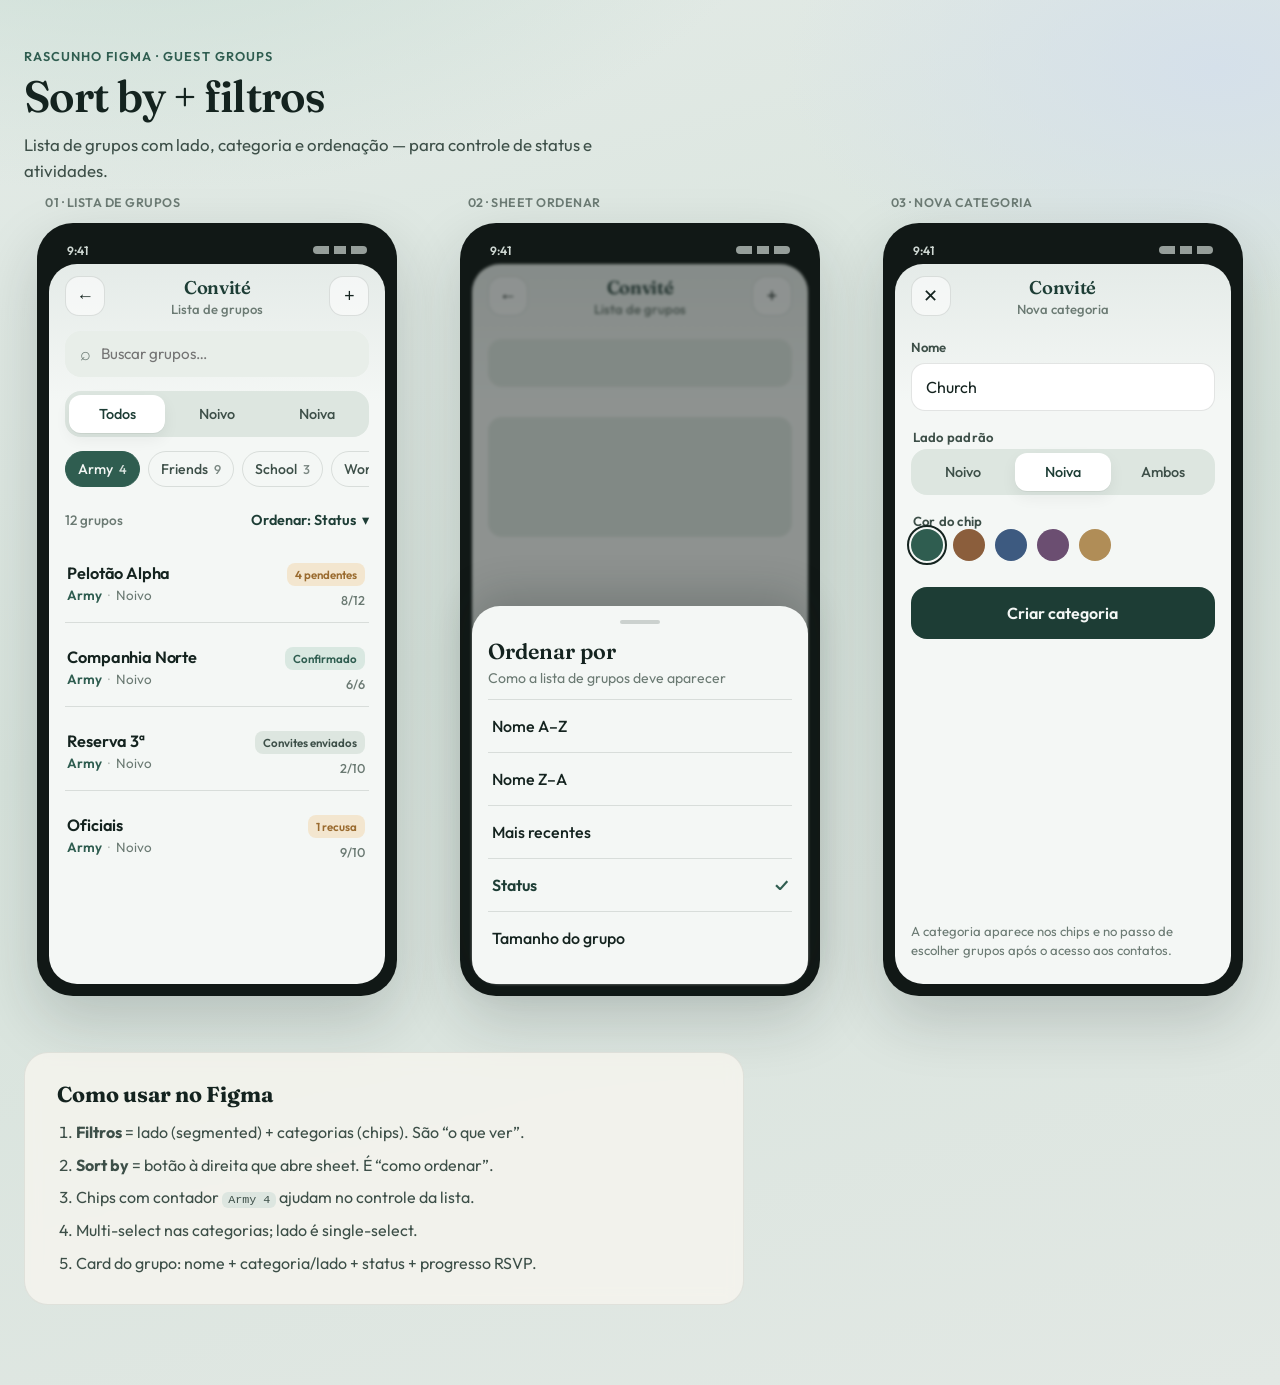
<file: drafts/sort-by/index.html>
<!DOCTYPE html>
<html lang="pt-BR">
<head>
  <meta charset="UTF-8" />
  <meta name="viewport" content="width=device-width, initial-scale=1" />
  <title>Rascunho — Sort by / Filtros de Convidados</title>
  <link rel="preconnect" href="https://fonts.googleapis.com" />
  <link rel="preconnect" href="https://fonts.gstatic.com" crossorigin />
  <link href="https://fonts.googleapis.com/css2?family=Fraunces:opsz,wght@9..144,500;9..144,600&family=Outfit:wght@400;500;600&display=swap" rel="stylesheet" />
  <link rel="stylesheet" href="./styles.css" />
</head>
<body>
  <main class="board">
    <header class="board-header">
      <p class="eyebrow">Rascunho Figma · Guest groups</p>
      <h1>Sort by + filtros</h1>
      <p class="lede">Lista de grupos com lado, categoria e ordenação — para controle de status e atividades.</p>
    </header>

    <section class="frames" aria-label="Telas do rascunho">
      <!-- SCREEN 1: Lista -->
      <article class="phone" data-label="01 · Lista de grupos">
        <div class="phone-chrome">
          <span class="time">9:41</span>
          <span class="status-dots" aria-hidden="true"></span>
        </div>

        <div class="screen">
          <header class="app-top">
            <button class="icon-btn" type="button" aria-label="Voltar">←</button>
            <div class="app-titles">
              <p class="brand">Convité</p>
              <h2>Lista de grupos</h2>
            </div>
            <button class="icon-btn" type="button" aria-label="Adicionar">+</button>
          </header>

          <label class="search">
            <span class="search-icon" aria-hidden="true">⌕</span>
            <input type="search" placeholder="Buscar grupos…" value="" />
          </label>

          <div class="side-toggle" role="tablist" aria-label="Lado">
            <button class="side is-active" type="button" role="tab" aria-selected="true">Todos</button>
            <button class="side" type="button" role="tab" aria-selected="false">Noivo</button>
            <button class="side" type="button" role="tab" aria-selected="false">Noiva</button>
          </div>

          <div class="chips-row" aria-label="Categorias">
            <button class="chip is-active" type="button">Army <em>4</em></button>
            <button class="chip" type="button">Friends <em>9</em></button>
            <button class="chip" type="button">School <em>3</em></button>
            <button class="chip" type="button">Work <em>5</em></button>
            <button class="chip" type="button">Family <em>11</em></button>
            <button class="chip chip-add" type="button">+ Nova</button>
          </div>

          <div class="sort-bar">
            <p class="results">12 grupos</p>
            <button class="sort-trigger" type="button" id="open-sort" aria-haspopup="dialog">
              Ordenar: Status
              <span aria-hidden="true">▾</span>
            </button>
          </div>

          <ul class="group-list">
            <li class="group-item">
              <div class="group-meta">
                <h3>Pelotão Alpha</h3>
                <p><span class="tag">Army</span><span class="dot">·</span><span>Noivo</span></p>
              </div>
              <div class="group-status">
                <span class="pill warn">4 pendentes</span>
                <span class="count">8/12</span>
              </div>
            </li>
            <li class="group-item">
              <div class="group-meta">
                <h3>Companhia Norte</h3>
                <p><span class="tag">Army</span><span class="dot">·</span><span>Noivo</span></p>
              </div>
              <div class="group-status">
                <span class="pill ok">Confirmado</span>
                <span class="count">6/6</span>
              </div>
            </li>
            <li class="group-item">
              <div class="group-meta">
                <h3>Reserva 3ª</h3>
                <p><span class="tag">Army</span><span class="dot">·</span><span>Noivo</span></p>
              </div>
              <div class="group-status">
                <span class="pill muted">Convites enviados</span>
                <span class="count">2/10</span>
              </div>
            </li>
            <li class="group-item">
              <div class="group-meta">
                <h3>Oficiais</h3>
                <p><span class="tag">Army</span><span class="dot">·</span><span>Noivo</span></p>
              </div>
              <div class="group-status">
                <span class="pill warn">1 recusa</span>
                <span class="count">9/10</span>
              </div>
            </li>
          </ul>
        </div>
      </article>

      <!-- SCREEN 2: Sort sheet -->
      <article class="phone phone-dim" data-label="02 · Sheet Ordenar">
        <div class="phone-chrome">
          <span class="time">9:41</span>
          <span class="status-dots" aria-hidden="true"></span>
        </div>

        <div class="screen screen-blur">
          <header class="app-top">
            <button class="icon-btn" type="button" aria-label="Voltar">←</button>
            <div class="app-titles">
              <p class="brand">Convité</p>
              <h2>Lista de grupos</h2>
            </div>
            <button class="icon-btn" type="button" aria-label="Adicionar">+</button>
          </header>
          <div class="ghost-block"></div>
          <div class="ghost-block short"></div>
        </div>

        <div class="sheet" role="dialog" aria-label="Ordenar por">
          <div class="sheet-handle" aria-hidden="true"></div>
          <header class="sheet-head">
            <h2>Ordenar por</h2>
            <p>Como a lista de grupos deve aparecer</p>
          </header>
          <ul class="sort-options">
            <li>
              <button type="button" class="sort-option">
                <span>Nome A–Z</span>
              </button>
            </li>
            <li>
              <button type="button" class="sort-option">
                <span>Nome Z–A</span>
              </button>
            </li>
            <li>
              <button type="button" class="sort-option">
                <span>Mais recentes</span>
              </button>
            </li>
            <li>
              <button type="button" class="sort-option is-selected">
                <span>Status</span>
                <span class="check" aria-hidden="true">✓</span>
              </button>
            </li>
            <li>
              <button type="button" class="sort-option">
                <span>Tamanho do grupo</span>
              </button>
            </li>
          </ul>
        </div>
      </article>

      <!-- SCREEN 3: Nova categoria -->
      <article class="phone" data-label="03 · Nova categoria">
        <div class="phone-chrome">
          <span class="time">9:41</span>
          <span class="status-dots" aria-hidden="true"></span>
        </div>

        <div class="screen">
          <header class="app-top">
            <button class="icon-btn" type="button" aria-label="Fechar">✕</button>
            <div class="app-titles">
              <p class="brand">Convité</p>
              <h2>Nova categoria</h2>
            </div>
            <span class="icon-btn ghost"></span>
          </header>

          <form class="new-cat" onsubmit="return false">
            <label>
              <span>Nome</span>
              <input type="text" value="Church" placeholder="Ex.: Vizinhos, Igreja…" />
            </label>

            <fieldset>
              <legend>Lado padrão</legend>
              <div class="side-toggle compact">
                <button class="side" type="button">Noivo</button>
                <button class="side is-active" type="button">Noiva</button>
                <button class="side" type="button">Ambos</button>
              </div>
            </fieldset>

            <fieldset>
              <legend>Cor do chip</legend>
              <div class="swatches" role="listbox" aria-label="Cores">
                <button class="swatch is-active" type="button" style="--sw:#2F5D50" aria-label="Verde"></button>
                <button class="swatch" type="button" style="--sw:#8B5E3C" aria-label="Terra"></button>
                <button class="swatch" type="button" style="--sw:#3D5A80" aria-label="Azul"></button>
                <button class="swatch" type="button" style="--sw:#6B4E71" aria-label="Ameixa"></button>
                <button class="swatch" type="button" style="--sw:#B08D57" aria-label="Ouro"></button>
              </div>
            </fieldset>

            <button class="cta" type="button">Criar categoria</button>
          </form>

          <p class="hint">A categoria aparece nos chips e no passo de escolher grupos após o acesso aos contatos.</p>
        </div>
      </article>
    </section>

    <aside class="notes">
      <h2>Como usar no Figma</h2>
      <ol>
        <li><strong>Filtros</strong> = lado (segmented) + categorias (chips). São “o que ver”.</li>
        <li><strong>Sort by</strong> = botão à direita que abre sheet. É “como ordenar”.</li>
        <li>Chips com contador <code>Army 4</code> ajudam no controle da lista.</li>
        <li>Multi-select nas categorias; lado é single-select.</li>
        <li>Card do grupo: nome + categoria/lado + status + progresso RSVP.</li>
      </ol>
    </aside>
  </main>

  <!-- Interactive overlay for demo -->
  <div class="overlay hidden" id="sort-overlay" aria-hidden="true">
    <div class="sheet live-sheet" role="dialog" aria-modal="true" aria-label="Ordenar por">
      <div class="sheet-handle"></div>
      <header class="sheet-head">
        <h2>Ordenar por</h2>
        <p>Como a lista de grupos deve aparecer</p>
      </header>
      <ul class="sort-options" id="live-sort-options">
        <li><button type="button" class="sort-option" data-value="Nome A–Z"><span>Nome A–Z</span></button></li>
        <li><button type="button" class="sort-option" data-value="Nome Z–A"><span>Nome Z–A</span></button></li>
        <li><button type="button" class="sort-option" data-value="Mais recentes"><span>Mais recentes</span></button></li>
        <li><button type="button" class="sort-option is-selected" data-value="Status"><span>Status</span><span class="check">✓</span></button></li>
        <li><button type="button" class="sort-option" data-value="Tamanho do grupo"><span>Tamanho do grupo</span></button></li>
      </ul>
    </div>
  </div>

  <script src="./script.js"></script>
</body>
</html>
</file>
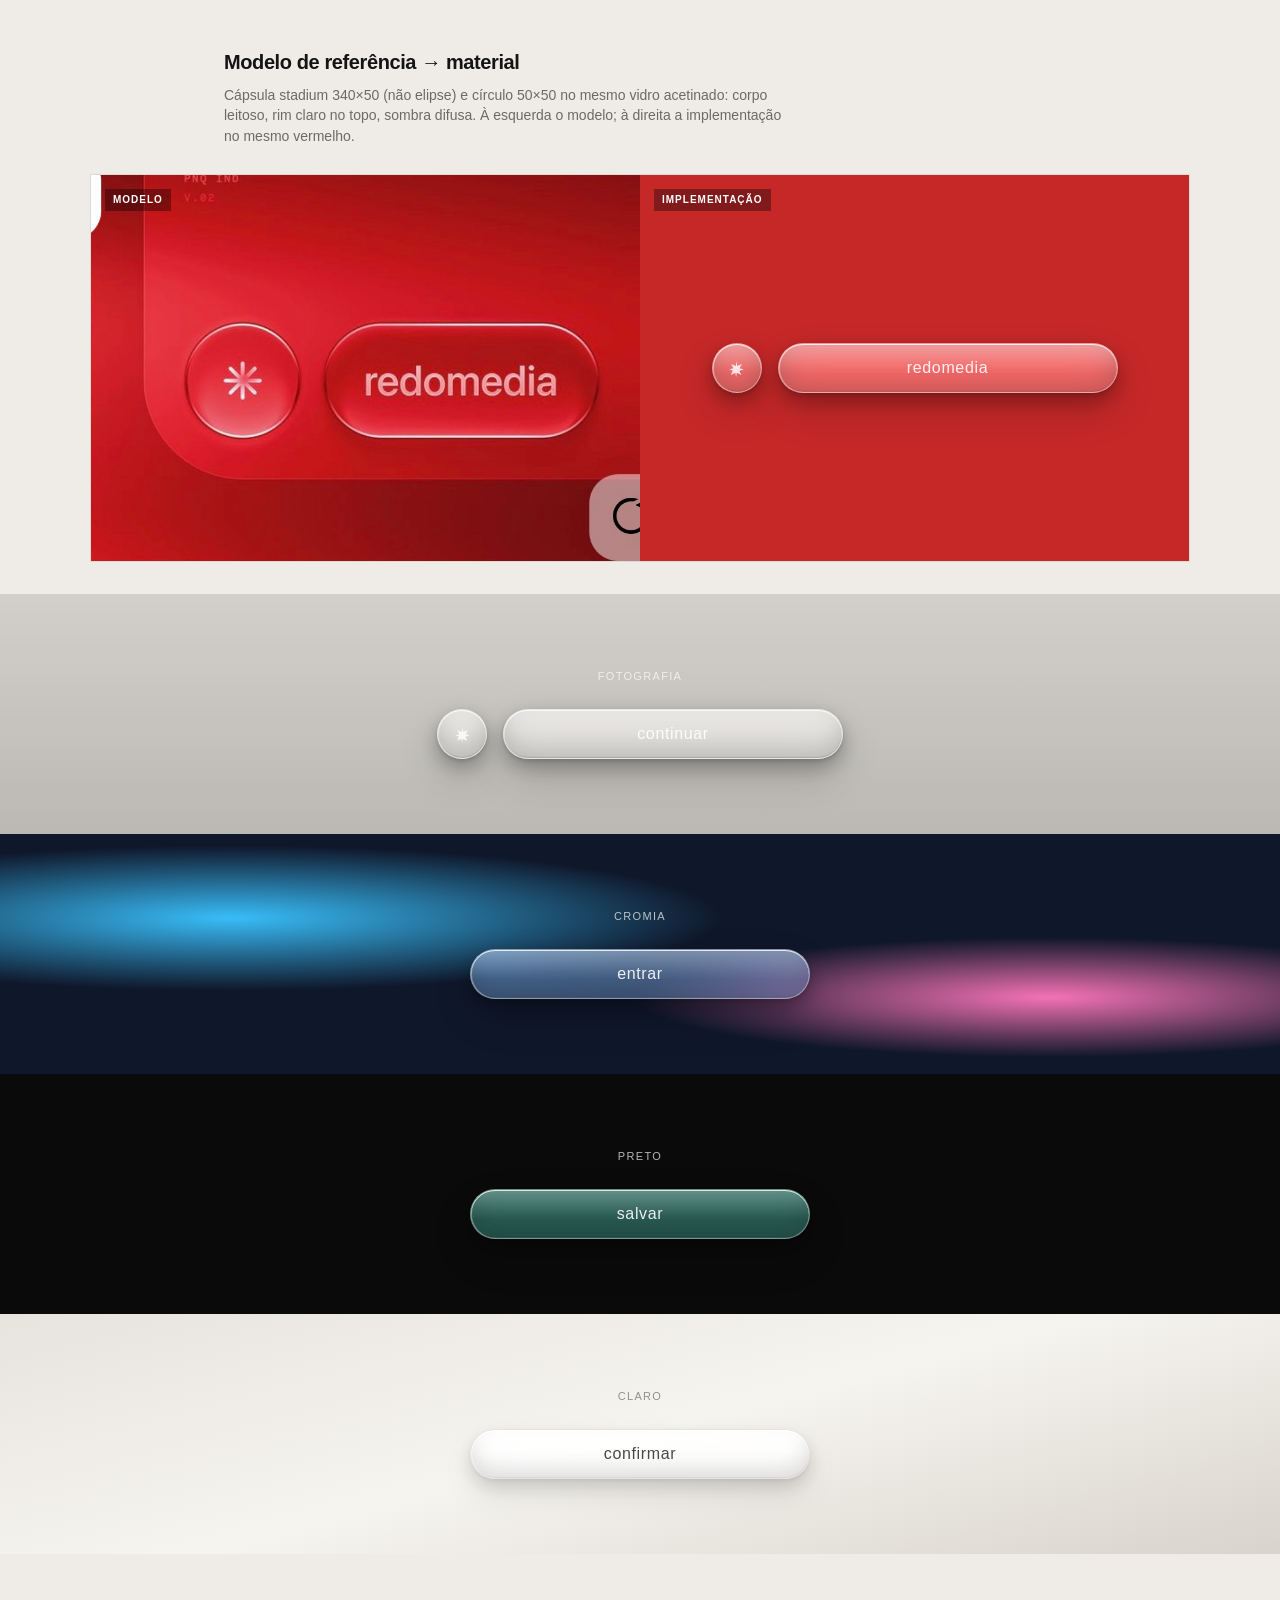
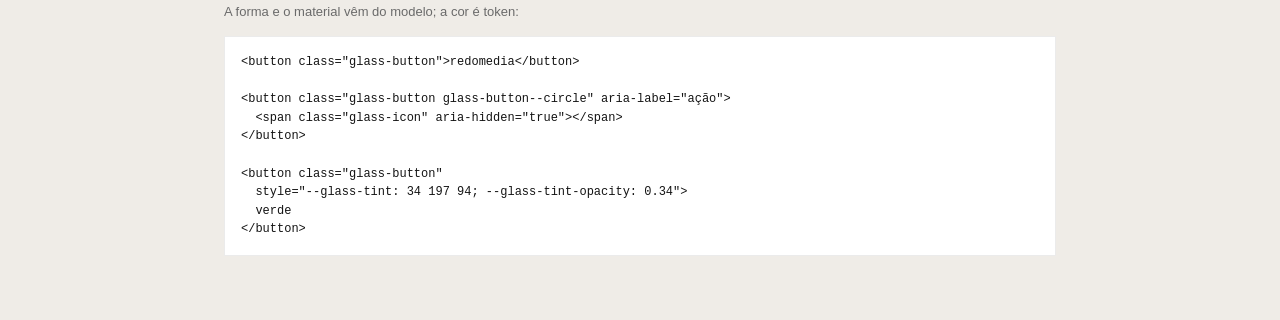
<file: demo/glass-button.html>
<!DOCTYPE html>
<html lang="pt-BR">
<head>
  <meta charset="UTF-8" />
  <meta name="viewport" content="width=device-width, initial-scale=1, viewport-fit=cover" />
  <title>Glass Button — modelo</title>
  <link rel="stylesheet" href="../css/glass-button.css" />
  <style>
    :root {
      --ink: #141414;
      --mute: #6a6a6a;
      --paper: #efece7;
      --ref-red: #c62828;
    }

    *,
    *::before,
    *::after {
      box-sizing: border-box;
    }

    body {
      margin: 0;
      color: var(--ink);
      background: var(--paper);
      font-family: "Helvetica Neue", Helvetica, Arial, sans-serif;
      font-size: 14px;
      line-height: 1.45;
      -webkit-font-smoothing: antialiased;
    }

    header {
      max-width: 880px;
      margin: 0 auto;
      padding: 48px 24px 28px;
    }

    header h1 {
      margin: 0 0 8px;
      font-size: 20px;
      font-weight: 600;
      letter-spacing: -0.02em;
    }

    header p {
      margin: 0;
      max-width: 40em;
      color: var(--mute);
    }

    .compare {
      display: grid;
      grid-template-columns: 1fr 1fr;
      gap: 0;
      max-width: 1100px;
      margin: 0 auto 32px;
      border: 1px solid rgb(0 0 0 / 0.08);
      overflow: hidden;
    }

    @media (max-width: 720px) {
      .compare {
        grid-template-columns: 1fr;
      }
    }

    .compare__pane {
      position: relative;
      min-height: 320px;
      display: flex;
      flex-direction: column;
      align-items: center;
      justify-content: center;
      gap: 20px;
      padding: 36px 20px;
      background: var(--ref-red);
    }

    .compare__pane--ref {
      padding: 0;
      background: #111;
    }

    .compare__pane--ref img {
      display: block;
      width: 100%;
      height: 100%;
      min-height: 320px;
      object-fit: cover;
    }

    .compare__label {
      position: absolute;
      top: 14px;
      left: 14px;
      margin: 0;
      padding: 4px 8px;
      font-size: 10px;
      font-weight: 600;
      letter-spacing: 0.1em;
      text-transform: uppercase;
      color: #fff;
      background: rgb(0 0 0 / 0.35);
    }

    .row {
      display: flex;
      align-items: center;
      gap: 16px;
    }

    .board .field {
      display: flex;
      flex-direction: column;
      align-items: center;
      justify-content: center;
      gap: 24px;
      min-height: 240px;
      padding: 40px 20px;
    }

    .field__meta {
      margin: 0;
      font-size: 11px;
      font-weight: 500;
      letter-spacing: 0.12em;
      text-transform: uppercase;
      color: rgb(255 255 255 / 0.7);
    }

    .field--photo {
      background:
        linear-gradient(180deg, rgb(0 0 0 / 0.12), rgb(0 0 0 / 0.22)),
        url("https://images.unsplash.com/photo-1506905925346-21bda4d32df4?w=1600&q=80")
          center / cover no-repeat;
    }

    .field--chroma {
      background:
        radial-gradient(ellipse 70% 55% at 18% 35%, #38bdf8, transparent 55%),
        radial-gradient(ellipse 65% 50% at 82% 68%, #f472b6, transparent 50%),
        #0f172a;
    }

    .field--ink {
      background: #0a0a0a;
    }

    .field--light {
      background: linear-gradient(165deg, #e7e4de, #f6f4ef 50%, #d8d4cc);
    }

    .field--light .field__meta {
      color: rgb(0 0 0 / 0.4);
    }

    footer {
      max-width: 880px;
      margin: 0 auto;
      padding: 36px 24px 64px;
      color: var(--mute);
      font-size: 13px;
    }

    footer pre {
      margin: 14px 0 0;
      padding: 16px;
      overflow-x: auto;
      border: 1px solid rgb(0 0 0 / 0.08);
      background: #fff;
      font-size: 12px;
      line-height: 1.55;
      color: var(--ink);
    }

    code {
      font-family: ui-monospace, "SF Mono", Menlo, monospace;
      font-size: 12px;
    }
  </style>
</head>
<body>
  <header>
    <h1>Modelo de referência → material</h1>
    <p>
      Cápsula stadium 340×50 (não elipse) e círculo 50×50 no mesmo vidro
      acetinado: corpo leitoso, rim claro no topo, sombra difusa.
      À esquerda o modelo; à direita a implementação no mesmo vermelho.
    </p>
  </header>

  <section class="compare" aria-label="Comparação com o modelo">
    <div class="compare__pane compare__pane--ref">
      <p class="compare__label">Modelo</p>
      <img
        src="assets/reference-redomedia.jpg"
        alt="Referência: botão cápsula e botão circular em vidro fosco sobre vermelho"
      />
    </div>
    <div class="compare__pane">
      <p class="compare__label">Implementação</p>
      <div class="row">
        <button type="button" class="glass-button glass-button--circle" aria-label="ação">
          <span class="glass-icon" aria-hidden="true"></span>
        </button>
        <button type="button" class="glass-button">redomedia</button>
      </div>
    </div>
  </section>

  <main class="board">
    <section class="field field--photo">
      <p class="field__meta">Fotografia</p>
      <div class="row">
        <button type="button" class="glass-button glass-button--circle" aria-label="mais">
          <span class="glass-icon" aria-hidden="true"></span>
        </button>
        <button type="button" class="glass-button">continuar</button>
      </div>
    </section>

    <section class="field field--chroma">
      <p class="field__meta">Cromia</p>
      <button type="button" class="glass-button" data-tint="blue">entrar</button>
    </section>

    <section class="field field--ink">
      <p class="field__meta">Preto</p>
      <button type="button" class="glass-button" data-tint="teal">salvar</button>
    </section>

    <section class="field field--light">
      <p class="field__meta">Claro</p>
      <button type="button" class="glass-button" data-glass-theme="light">confirmar</button>
    </section>
  </main>

  <footer>
    <p>A forma e o material vêm do modelo; a cor é token:</p>
    <pre><code>&lt;button class="glass-button"&gt;redomedia&lt;/button&gt;

&lt;button class="glass-button glass-button--circle" aria-label="ação"&gt;
  &lt;span class="glass-icon" aria-hidden="true"&gt;&lt;/span&gt;
&lt;/button&gt;

&lt;button class="glass-button"
  style="--glass-tint: 34 197 94; --glass-tint-opacity: 0.34"&gt;
  verde
&lt;/button&gt;</code></pre>
  </footer>
</body>
</html>
</file>
<file: drafts/sort-by/styles.css>
:root {
  --ink: #14231f;
  --ink-soft: #3d4f48;
  --muted: #6b7a73;
  --line: rgba(20, 35, 31, 0.12);
  --surface: #e8eee9;
  --surface-2: #dde6e0;
  --paper: #f4f7f5;
  --accent: #2f5d50;
  --accent-deep: #1d3d35;
  --warn: #9a6b2f;
  --warn-bg: #f3e6cf;
  --ok: #2f5d50;
  --ok-bg: #d9e8e1;
  --danger-soft: #8a4b3a;
  --phone: #111816;
  --shadow: 0 24px 60px rgba(20, 35, 31, 0.18);
  --radius: 22px;
  --font-display: "Fraunces", Georgia, serif;
  --font-ui: "Outfit", system-ui, sans-serif;
}

*,
*::before,
*::after {
  box-sizing: border-box;
}

html,
body {
  margin: 0;
  min-height: 100%;
}

body {
  font-family: var(--font-ui);
  color: var(--ink);
  background:
    radial-gradient(1200px 600px at 10% -10%, #c9ddd4 0%, transparent 55%),
    radial-gradient(900px 500px at 95% 5%, #d5e0ea 0%, transparent 48%),
    linear-gradient(165deg, #e4ebe7 0%, #d7e3dc 45%, #e2e8e4 100%);
}

.board {
  max-width: 1280px;
  margin: 0 auto;
  padding: 48px 24px 80px;
}

.board-header {
  max-width: 640px;
  margin-bottom: 40px;
}

.eyebrow {
  margin: 0 0 8px;
  font-size: 0.8rem;
  letter-spacing: 0.08em;
  text-transform: uppercase;
  color: var(--accent);
  font-weight: 600;
}

.board-header h1 {
  margin: 0 0 12px;
  font-family: var(--font-display);
  font-weight: 600;
  font-size: clamp(2rem, 4vw, 2.75rem);
  letter-spacing: -0.02em;
  line-height: 1.1;
}

.lede {
  margin: 0;
  color: var(--ink-soft);
  font-size: 1.05rem;
  line-height: 1.5;
}

.frames {
  display: grid;
  grid-template-columns: repeat(auto-fit, minmax(300px, 1fr));
  gap: 36px;
  align-items: start;
}

.phone {
  position: relative;
  width: min(100%, 360px);
  margin: 0 auto;
  background: var(--phone);
  border-radius: 36px;
  padding: 12px;
  box-shadow: var(--shadow);
}

.phone::before {
  content: attr(data-label);
  position: absolute;
  top: -28px;
  left: 8px;
  font-size: 0.78rem;
  font-weight: 600;
  letter-spacing: 0.04em;
  text-transform: uppercase;
  color: var(--muted);
}

.phone-chrome {
  display: flex;
  justify-content: space-between;
  align-items: center;
  padding: 8px 18px 6px;
  color: #cfd8d3;
  font-size: 0.75rem;
  font-weight: 600;
}

.status-dots {
  width: 54px;
  height: 8px;
  border-radius: 99px;
  background: linear-gradient(90deg, #cfd8d3 0 30%, transparent 30% 38%, #cfd8d3 38% 62%, transparent 62% 70%, #cfd8d3 70%);
  opacity: 0.7;
}

.screen {
  background:
    linear-gradient(180deg, rgba(47, 93, 80, 0.08), transparent 140px),
    var(--paper);
  border-radius: 28px;
  min-height: 720px;
  padding: 12px 16px 24px;
  display: flex;
  flex-direction: column;
  gap: 14px;
  overflow: hidden;
}

.app-top {
  display: grid;
  grid-template-columns: 40px 1fr 40px;
  align-items: center;
  gap: 8px;
}

.icon-btn {
  width: 40px;
  height: 40px;
  border-radius: 14px;
  border: 1px solid var(--line);
  background: rgba(255, 255, 255, 0.55);
  color: var(--ink);
  font-size: 1.1rem;
  cursor: pointer;
}

.icon-btn.ghost {
  visibility: hidden;
}

.app-titles {
  text-align: center;
}

.brand {
  margin: 0;
  font-family: var(--font-display);
  font-size: 1.15rem;
  font-weight: 600;
  color: var(--accent-deep);
  letter-spacing: -0.02em;
}

.app-titles h2 {
  margin: 2px 0 0;
  font-size: 0.82rem;
  font-weight: 500;
  color: var(--muted);
}

.search {
  display: flex;
  align-items: center;
  gap: 8px;
  padding: 0 14px;
  height: 46px;
  border-radius: 16px;
  background: var(--surface);
  border: 1px solid transparent;
}

.search:focus-within {
  border-color: rgba(47, 93, 80, 0.35);
  background: #fff;
}

.search-icon {
  color: var(--muted);
  font-size: 1.1rem;
}

.search input {
  flex: 1;
  border: 0;
  outline: 0;
  background: transparent;
  font: inherit;
  color: var(--ink);
  font-size: 0.95rem;
}

.side-toggle {
  display: grid;
  grid-template-columns: repeat(3, 1fr);
  gap: 4px;
  padding: 4px;
  border-radius: 16px;
  background: var(--surface-2);
}

.side-toggle.compact {
  margin-top: 4px;
}

.side {
  border: 0;
  background: transparent;
  color: var(--ink-soft);
  font: inherit;
  font-weight: 500;
  font-size: 0.9rem;
  padding: 10px 8px;
  border-radius: 12px;
  cursor: pointer;
  transition: background 0.2s ease, color 0.2s ease, transform 0.2s ease;
}

.side.is-active {
  background: #fff;
  color: var(--accent-deep);
  box-shadow: 0 1px 0 rgba(20, 35, 31, 0.06), 0 6px 16px rgba(20, 35, 31, 0.06);
}

.chips-row {
  display: flex;
  gap: 8px;
  overflow-x: auto;
  padding-bottom: 2px;
  scrollbar-width: none;
  -ms-overflow-style: none;
}

.chips-row::-webkit-scrollbar {
  display: none;
}

.chip {
  flex: 0 0 auto;
  display: inline-flex;
  align-items: center;
  gap: 6px;
  border: 1px solid var(--line);
  background: transparent;
  color: var(--ink-soft);
  font: inherit;
  font-size: 0.88rem;
  font-weight: 500;
  padding: 8px 12px;
  border-radius: 999px;
  cursor: pointer;
  transition: background 0.2s ease, color 0.2s ease, border-color 0.2s ease;
}

.chip em {
  font-style: normal;
  opacity: 0.65;
  font-size: 0.8rem;
}

.chip.is-active {
  background: var(--accent);
  border-color: var(--accent);
  color: #f4f7f5;
}

.chip.is-active em {
  opacity: 0.85;
}

.chip-add {
  border-style: dashed;
  color: var(--accent);
}

.sort-bar {
  display: flex;
  align-items: center;
  justify-content: space-between;
  gap: 12px;
  padding-top: 2px;
}

.results {
  margin: 0;
  font-size: 0.85rem;
  color: var(--muted);
  font-weight: 500;
}

.sort-trigger {
  border: 0;
  background: transparent;
  color: var(--accent-deep);
  font: inherit;
  font-size: 0.9rem;
  font-weight: 600;
  display: inline-flex;
  align-items: center;
  gap: 6px;
  cursor: pointer;
  padding: 6px 0;
}

.group-list {
  list-style: none;
  margin: 0;
  padding: 0;
  display: flex;
  flex-direction: column;
  gap: 10px;
}

.group-item {
  display: flex;
  justify-content: space-between;
  align-items: flex-start;
  gap: 12px;
  padding: 14px 4px 14px 2px;
  border-bottom: 1px solid var(--line);
  animation: rise 0.45s ease both;
}

.group-item:nth-child(2) { animation-delay: 0.06s; }
.group-item:nth-child(3) { animation-delay: 0.12s; }
.group-item:nth-child(4) { animation-delay: 0.18s; }

.group-item:last-child {
  border-bottom: 0;
}

.group-meta h3 {
  margin: 0 0 4px;
  font-size: 1.02rem;
  font-weight: 600;
  letter-spacing: -0.01em;
}

.group-meta p {
  margin: 0;
  display: flex;
  align-items: center;
  gap: 6px;
  color: var(--muted);
  font-size: 0.84rem;
}

.tag {
  color: var(--accent);
  font-weight: 600;
}

.dot {
  opacity: 0.5;
}

.group-status {
  text-align: right;
  display: flex;
  flex-direction: column;
  align-items: flex-end;
  gap: 6px;
}

.pill {
  display: inline-flex;
  align-items: center;
  font-size: 0.72rem;
  font-weight: 600;
  padding: 4px 8px;
  border-radius: 8px;
  white-space: nowrap;
}

.pill.warn {
  background: var(--warn-bg);
  color: var(--warn);
}

.pill.ok {
  background: var(--ok-bg);
  color: var(--ok);
}

.pill.muted {
  background: var(--surface-2);
  color: var(--ink-soft);
}

.count {
  font-size: 0.8rem;
  color: var(--muted);
  font-weight: 500;
}

/* Sheet screen */
.phone-dim .screen-blur {
  filter: blur(1.5px) saturate(0.85);
  opacity: 0.55;
  min-height: 720px;
}

.ghost-block {
  height: 48px;
  border-radius: 14px;
  background: var(--surface-2);
  margin: 8px 0;
}

.ghost-block.short {
  height: 120px;
}

.sheet {
  position: absolute;
  left: 12px;
  right: 12px;
  bottom: 12px;
  background: var(--paper);
  border-radius: 28px 28px 24px 24px;
  padding: 10px 16px 20px;
  box-shadow: 0 -12px 40px rgba(20, 35, 31, 0.2);
  animation: sheet-up 0.35s ease both;
}

.sheet-handle {
  width: 40px;
  height: 4px;
  border-radius: 99px;
  background: rgba(20, 35, 31, 0.18);
  margin: 4px auto 14px;
}

.sheet-head h2 {
  margin: 0;
  font-family: var(--font-display);
  font-size: 1.35rem;
  font-weight: 600;
}

.sheet-head p {
  margin: 4px 0 12px;
  color: var(--muted);
  font-size: 0.88rem;
}

.sort-options {
  list-style: none;
  margin: 0;
  padding: 0;
}

.sort-option {
  width: 100%;
  display: flex;
  align-items: center;
  justify-content: space-between;
  border: 0;
  border-top: 1px solid var(--line);
  background: transparent;
  padding: 16px 4px;
  font: inherit;
  font-size: 1rem;
  font-weight: 500;
  color: var(--ink);
  cursor: pointer;
  text-align: left;
}

.sort-option.is-selected {
  color: var(--accent-deep);
  font-weight: 600;
}

.check {
  color: var(--accent);
  font-weight: 700;
}

/* New category */
.new-cat {
  display: flex;
  flex-direction: column;
  gap: 18px;
  margin-top: 8px;
}

.new-cat label,
.new-cat fieldset {
  display: flex;
  flex-direction: column;
  gap: 8px;
  border: 0;
  margin: 0;
  padding: 0;
}

.new-cat label > span,
.new-cat legend {
  font-size: 0.82rem;
  font-weight: 600;
  color: var(--ink-soft);
  letter-spacing: 0.02em;
}

.new-cat input[type="text"] {
  height: 48px;
  border-radius: 14px;
  border: 1px solid var(--line);
  background: #fff;
  padding: 0 14px;
  font: inherit;
  font-size: 1rem;
  color: var(--ink);
}

.swatches {
  display: flex;
  gap: 10px;
}

.swatch {
  width: 32px;
  height: 32px;
  border-radius: 50%;
  border: 2px solid transparent;
  background: var(--sw);
  cursor: pointer;
  padding: 0;
}

.swatch.is-active {
  outline: 2px solid var(--ink);
  outline-offset: 2px;
}

.cta {
  margin-top: 8px;
  height: 52px;
  border: 0;
  border-radius: 16px;
  background: var(--accent-deep);
  color: #f4f7f5;
  font: inherit;
  font-size: 1rem;
  font-weight: 600;
  cursor: pointer;
  transition: transform 0.2s ease, background 0.2s ease;
}

.cta:hover {
  background: var(--accent);
}

.cta:active {
  transform: scale(0.98);
}

.hint {
  margin: auto 0 0;
  font-size: 0.82rem;
  line-height: 1.45;
  color: var(--muted);
}

.notes {
  margin-top: 56px;
  padding: 28px 28px 28px 32px;
  border-radius: 24px;
  background: rgba(250, 247, 240, 0.72);
  border: 1px solid rgba(20, 35, 31, 0.08);
  backdrop-filter: blur(8px);
  max-width: 720px;
}

.notes h2 {
  margin: 0 0 12px;
  font-family: var(--font-display);
  font-size: 1.35rem;
}

.notes ol {
  margin: 0;
  padding-left: 1.2rem;
  color: var(--ink-soft);
  line-height: 1.55;
}

.notes li + li {
  margin-top: 8px;
}

.notes code {
  font-size: 0.9em;
  background: var(--surface-2);
  padding: 1px 6px;
  border-radius: 6px;
}

/* Live overlay */
.overlay {
  position: fixed;
  inset: 0;
  background: rgba(17, 24, 22, 0.45);
  display: flex;
  align-items: flex-end;
  justify-content: center;
  padding: 16px;
  z-index: 40;
  animation: fade 0.2s ease;
}

.overlay.hidden {
  display: none;
}

.live-sheet {
  position: relative;
  left: auto;
  right: auto;
  bottom: auto;
  width: min(100%, 400px);
}

@keyframes rise {
  from {
    opacity: 0;
    transform: translateY(10px);
  }
  to {
    opacity: 1;
    transform: translateY(0);
  }
}

@keyframes sheet-up {
  from {
    opacity: 0;
    transform: translateY(24px);
  }
  to {
    opacity: 1;
    transform: translateY(0);
  }
}

@keyframes fade {
  from { opacity: 0; }
  to { opacity: 1; }
}

@media (max-width: 720px) {
  .board {
    padding: 28px 16px 64px;
  }

  .phone {
    width: 100%;
  }

  .notes {
    margin-top: 40px;
    padding: 22px;
  }
}
</file>
<file: css/glass-button.css>
/**
 * Glass Button — material do modelo de referência
 * Cápsula 340×50 (stadium, NÃO elipse) · círculo 50×50
 *
 * Forma do modelo:
 *   • top/bottom retos + extremidades semicirculares
 *   • border-radius = metade da altura (nunca 50% em retângulo)
 *
 * Material do modelo:
 *   • corpo leitoso / acetinado
 *   • rim fino e brilhante no topo (luz cima-esquerda)
 *   • sombra difusa de elevação
 *   • tipografia minúscula, off-white
 */

.glass-button {
  --glass-width: 340px;
  --glass-height: 50px;
  /* stadium: metade da altura — 50% em retângulo vira elipse */
  --glass-radius: calc(var(--glass-height) / 2);

  /* 1 frost */
  --glass-blur: 22px;
  --glass-saturate: 125%;
  --glass-brightness: 1.08;

  /* 2 corpo leitoso — acetinado, deixa o fundo atravessar */
  --glass-tint: 255 255 255;
  --glass-tint-opacity: 0.32;
  --glass-fill: linear-gradient(
    180deg,
    rgb(var(--glass-tint) / calc(var(--glass-tint-opacity) + 0.08)) 0%,
    rgb(var(--glass-tint) / var(--glass-tint-opacity)) 48%,
    rgb(var(--glass-tint) / calc(var(--glass-tint-opacity) - 0.03)) 100%
  );
  --glass-fill-fallback: rgb(var(--glass-tint) / 0.8);

  /* 3 rim — fino e claro no topo, sem aresta “plástica” */
  --glass-border: rgb(255 255 255 / 0.32);
  --glass-rim-top: rgb(255 255 255 / 0.78);
  --glass-rim-side: rgb(255 255 255 / 0.28);

  /* 4 sheen */
  --glass-sheen: rgb(255 255 255 / 0.26);

  /* 5 profundidade */
  --glass-depth: rgb(0 0 0 / 0.2);

  /* 6 elevação */
  --glass-elevation:
    0 2px 4px rgb(0 0 0 / 0.14),
    0 8px 20px rgb(0 0 0 / 0.26),
    0 18px 40px rgb(0 0 0 / 0.16);

  --glass-text: rgb(255 255 255 / 0.9);
  --glass-font-size: 16px;
  --glass-font-weight: 500;
  --glass-tracking: 0.04em;

  box-sizing: border-box;
  position: relative;
  display: inline-flex;
  align-items: center;
  justify-content: center;
  width: var(--glass-width);
  height: var(--glass-height);
  max-width: 100%;
  padding: 0 24px;
  margin: 0;
  isolation: isolate;
  overflow: hidden;
  border-radius: var(--glass-radius);
  border: 1px solid var(--glass-border);
  color: var(--glass-text);
  font-family: "Helvetica Neue", Helvetica, Arial, sans-serif;
  font-size: var(--glass-font-size);
  font-weight: var(--glass-font-weight);
  letter-spacing: var(--glass-tracking);
  line-height: 1;
  text-align: center;
  text-decoration: none;
  text-transform: lowercase;
  white-space: nowrap;
  cursor: pointer;
  -webkit-tap-highlight-color: transparent;
  appearance: none;
  user-select: none;
  touch-action: manipulation;

  background: var(--glass-fill-fallback);
  box-shadow:
    var(--glass-elevation),
    inset 0 1px 0 var(--glass-rim-top),
    inset 1px 0 0 var(--glass-rim-side),
    inset 0 -1px 1px var(--glass-depth),
    inset 0 -10px 20px rgb(0 0 0 / 0.12);

  transition:
    background 160ms ease,
    border-color 160ms ease,
    box-shadow 160ms ease,
    transform 140ms cubic-bezier(0.2, 0.8, 0.2, 1),
    color 160ms ease;
}

@supports ((backdrop-filter: blur(1px)) or (-webkit-backdrop-filter: blur(1px))) {
  .glass-button {
    background: var(--glass-fill);
    -webkit-backdrop-filter:
      blur(var(--glass-blur))
      saturate(var(--glass-saturate))
      brightness(var(--glass-brightness));
    backdrop-filter:
      blur(var(--glass-blur))
      saturate(var(--glass-saturate))
      brightness(var(--glass-brightness));
  }
}

/* sheen — luz no terço superior */
.glass-button::before {
  content: "";
  position: absolute;
  inset: 0;
  z-index: -1;
  border-radius: inherit;
  pointer-events: none;
  background: linear-gradient(
    180deg,
    var(--glass-sheen) 0%,
    rgb(255 255 255 / 0.1) 35%,
    transparent 62%
  );
}

/* perímetro usinado */
.glass-button::after {
  content: "";
  position: absolute;
  inset: 0;
  z-index: -1;
  border-radius: inherit;
  pointer-events: none;
  box-shadow: inset 0 0 0 0.5px rgb(255 255 255 / 0.22);
}

.glass-button > * {
  position: relative;
  z-index: 1;
}

/* círculo — mesma altura, mesma cápsula óptica */
.glass-button--circle {
  --glass-width: 50px;
  --glass-height: 50px;
  --glass-radius: 50%;
  padding: 0;
  letter-spacing: 0;
  text-transform: none;
  font-size: 18px;
  font-weight: 400;
}

.glass-button--circle .glass-icon {
  display: block;
  width: 0.95em;
  height: 0.95em;
  background: currentColor;
  opacity: 0.92;
  -webkit-mask: url("data:image/svg+xml,%3Csvg xmlns='http://www.w3.org/2000/svg' viewBox='0 0 24 24'%3E%3Cpath fill='black' d='M12 1.8l1.05 6.55L19.55 5.6l-3.15 5.9 5.85 2.05-6.35 1.45 2.95 6.05-6.4-3.2-1.05 6.55-1.05-6.55-6.4 3.2 2.95-6.05L1.75 13.55l5.85-2.05L4.45 5.6l6.5 2.75L12 1.8z'/%3E%3C/svg%3E")
    center / contain no-repeat;
  mask: url("data:image/svg+xml,%3Csvg xmlns='http://www.w3.org/2000/svg' viewBox='0 0 24 24'%3E%3Cpath fill='black' d='M12 1.8l1.05 6.55L19.55 5.6l-3.15 5.9 5.85 2.05-6.35 1.45 2.95 6.05-6.4-3.2-1.05 6.55-1.05-6.55-6.4 3.2 2.95-6.05L1.75 13.55l5.85-2.05L4.45 5.6l6.5 2.75L12 1.8z'/%3E%3C/svg%3E")
    center / contain no-repeat;
}

.glass-button:hover {
  --glass-tint-opacity: 0.38;
  --glass-border: rgb(255 255 255 / 0.5);
  --glass-elevation:
    0 3px 6px rgb(0 0 0 / 0.14),
    0 10px 24px rgb(0 0 0 / 0.28),
    0 20px 44px rgb(0 0 0 / 0.18);
}

.glass-button:active {
  --glass-tint-opacity: 0.3;
  transform: scale(0.98);
  --glass-elevation:
    0 1px 2px rgb(0 0 0 / 0.2),
    0 4px 12px rgb(0 0 0 / 0.22);
}

.glass-button:focus-visible {
  outline: 2px solid rgb(255 255 255 / 0.7);
  outline-offset: 3px;
}

.glass-button:disabled,
.glass-button[aria-disabled="true"] {
  opacity: 0.4;
  cursor: not-allowed;
  pointer-events: none;
}

.glass-button[data-glass-theme="light"] {
  --glass-tint-opacity: 0.7;
  --glass-fill-fallback: rgb(255 255 255 / 0.92);
  --glass-border: rgb(0 0 0 / 0.1);
  --glass-rim-top: rgb(255 255 255 / 1);
  --glass-rim-side: rgb(255 255 255 / 0.6);
  --glass-sheen: rgb(255 255 255 / 0.55);
  --glass-depth: rgb(0 0 0 / 0.08);
  --glass-text: rgb(20 20 20 / 0.78);
  --glass-elevation:
    0 2px 4px rgb(0 0 0 / 0.06),
    0 8px 18px rgb(0 0 0 / 0.12),
    0 16px 32px rgb(0 0 0 / 0.08);
}

.glass-button[data-tint="blue"] {
  --glass-tint: 147 197 253;
  --glass-tint-opacity: 0.4;
}

.glass-button[data-tint="teal"] {
  --glass-tint: 94 234 212;
  --glass-tint-opacity: 0.36;
}

.glass-button[data-tint="rose"] {
  --glass-tint: 253 164 175;
  --glass-tint-opacity: 0.4;
}

.glass-button[data-tint="ink"] {
  --glass-tint: 30 41 59;
  --glass-tint-opacity: 0.45;
  --glass-border: rgb(255 255 255 / 0.25);
}

@media (prefers-reduced-transparency: reduce) {
  .glass-button {
    background: var(--glass-fill-fallback);
    -webkit-backdrop-filter: none;
    backdrop-filter: none;
  }
}

@media (prefers-reduced-motion: reduce) {
  .glass-button {
    transition: none;
  }

  .glass-button:active {
    transform: none;
  }
}
</file>
